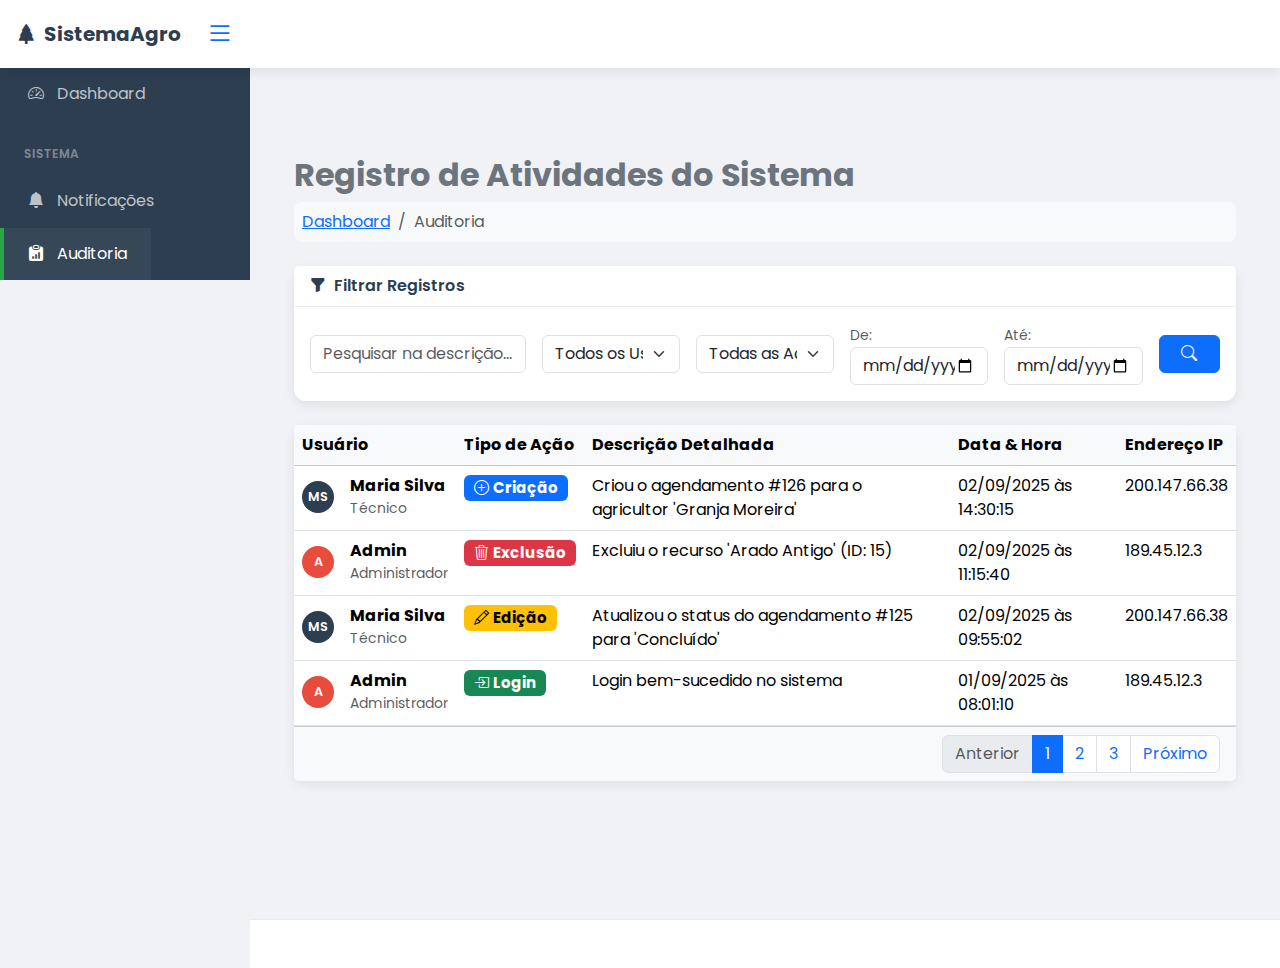
<file: sistemaagrofrontend/auditoria.html>
<!DOCTYPE html>
<html lang="pt-BR">

<head>
    <meta charset="utf-8" />
    <meta name="viewport" content="width=device-width, initial-scale=1.0" />
    <title>SistemaAgro - Auditoria</title>
    <link href="https://cdn.jsdelivr.net/npm/bootstrap@5.2.3/dist/css/bootstrap.min.css" rel="stylesheet" />
    <link rel="stylesheet" href="https://cdn.jsdelivr.net/npm/bootstrap-icons@1.10.5/font/bootstrap-icons.css">
    <link rel="preconnect" href="https://fonts.googleapis.com">
    <link rel="preconnect" href="https://fonts.gstatic.com" crossorigin>
    <link href="https://fonts.googleapis.com/css2?family=Poppins:wght@300;400;500;600;700&display=swap" rel="stylesheet">

    <style>
        :root {
            --cor-primaria: #28a745; --cor-secundaria: #2c3e50; --cor-fundo: #f0f2f5;
            --cor-texto: #343a40; --cor-texto-claro: #6c757d; --raio-borda: 0.75rem;
            --sombra-padrao: 0 4px 12px rgba(0, 0, 0, 0.08); --sidenav-width: 250px;
        }
        body { background-color: var(--cor-fundo); font-family: 'Poppins', sans-serif; }
        
        /* Layout Sidenav */
        #layoutSidenav { display: flex; }
        #layoutSidenav_nav { width: var(--sidenav-width); flex-shrink: 0; }
        #layoutSidenav_content { flex-grow: 1; min-width: 0; display: flex; flex-direction: column; min-height: 100vh;}
        .sb-nav-fixed #layoutSidenav_content { padding-top: 56px; }
        @media (min-width: 992px) {
            .sb-sidenav-toggled #layoutSidenav_nav { display: none; }
            .sb-sidenav-toggled #layoutSidenav_content { margin-left: calc(-1 * var(--sidenav-width));}
        }
        
        .sb-topnav { background-color: #fff; box-shadow: var(--sombra-padrao); z-index: 1039; }
        .sb-sidenav-dark { background-color: var(--cor-secundaria); }
        .sb-sidenav-dark .nav-link { color: rgba(255, 255, 255, 0.7); border-left: 4px solid transparent; transition: all 0.2s ease; padding: 0.9rem 1.5rem;}
        .sb-sidenav-dark .nav-link.active { color: #fff; background: rgba(255,255,255,0.05); border-left-color: var(--cor-primaria); }
        .sb-sidenav-dark .nav-link:hover { color: #fff; background: rgba(255,255,255,0.1); }
        .sb-sidenav-dark .sb-sidenav-menu-heading { color: rgba(255, 255, 255, 0.4); font-size: 0.75rem; font-weight: 600; text-transform: uppercase; padding: 1.5rem 1.5rem 0.75rem;}
        .sb-sidenav-dark .nav .nav-link .bi { margin-right: 0.8rem; }
        
        main { flex-grow: 1; padding: 2rem; }
        .card { border: none; border-radius: var(--raio-borda); box-shadow: var(--sombra-padrao); margin-bottom: 1.5rem; }
        .card-header { background-color: #fff; font-weight: 600; color: var(--cor-secundaria); border-bottom: 1px solid #eef0f2; }
        .footer { background-color: #ffffff; color: var(--cor-texto-claro); padding: 1.5rem; border-top: 1px solid #e9ecef; }

        .table .avatar-initials {
            width: 32px; height: 32px; border-radius: 50%; background-color: var(--cor-secundaria);
            color: #fff; display: inline-flex; align-items: center; justify-content: center;
            font-size: 0.8rem; font-weight: 600;
        }
    </style>
</head>

<body class="sb-nav-fixed">
    <nav class="sb-topnav navbar navbar-expand navbar-light">
        <a class="navbar-brand ps-3 fw-bold" href="index.html" style="color: var(--cor-secundaria);"><i class="bi bi-tree-fill me-2"></i>SistemaAgro</a>
        <button class="btn btn-link btn-sm order-1 order-lg-0 me-4 me-lg-0" id="sidebarToggle" href="#!"><i class="bi bi-list fs-3"></i></button>
    </nav>

    <div id="layoutSidenav">
        <div id="layoutSidenav_nav">
            <nav class="sb-sidenav accordion sb-sidenav-dark" id="sidenavAccordion">
                <div class="sb-sidenav-menu">
                    <div class="nav">
                         <a class="nav-link" href="index.html"><i class="bi bi-speedometer2"></i>Dashboard</a>
                         <div class="sb-sidenav-menu-heading">Sistema</div>
                         <a class="nav-link" href="notificacoes.html"><i class="bi bi-bell-fill"></i>Notificações</a>
                         <a class="nav-link active" href="auditoria.html"><i class="bi bi-clipboard-data-fill"></i>Auditoria</a>
                    </div>
                </div>
            </nav>
        </div>
        <div id="layoutSidenav_content">
            <main>
                <div class="container-fluid">
                    <h1 class="h2 text-secondary fw-bold">Registro de Atividades do Sistema</h1>
                    <ol class="breadcrumb mt-2 mb-4 bg-light p-2 rounded-3">
                        <li class="breadcrumb-item"><a href="index.html">Dashboard</a></li>
                        <li class="breadcrumb-item active">Auditoria</li>
                    </ol>

                    <div class="card mb-4">
                        <div class="card-header"><i class="bi bi-funnel-fill me-2"></i>Filtrar Registros</div>
                        <div class="card-body">
                            <form class="row g-3 align-items-center">
                                <div class="col-xl-3 col-lg-6"><input type="text" class="form-control" placeholder="Pesquisar na descrição..."></div>
                                <div class="col-xl-2 col-lg-6"><select class="form-select"><option selected>Todos os Usuários</option><option>Admin</option><option>Maria Silva (Técnico)</option></select></div>
                                <div class="col-xl-2 col-lg-6"><select class="form-select"><option selected>Todas as Ações</option><option>Criação</option><option>Edição</option><option>Exclusão</option><option>Login</option></select></div>
                                <div class="col-xl-2 col-lg-6"><label class="form-label small text-muted mb-0 me-2">De:</label><input type="date" class="form-control"></div>
                                <div class="col-xl-2 col-lg-6"><label class="form-label small text-muted mb-0 me-2">Até:</label><input type="date" class="form-control"></div>
                                <div class="col-xl-1 col-lg-6 d-grid"><button type="submit" class="btn btn-primary"><i class="bi bi-search"></i></button></div>
                            </form>
                        </div>
                    </div>
                    
                    <div class="card">
                        <div class="card-body p-0">
                            <div class="table-responsive">
                                <table class="table table-hover mb-0">
                                    <thead class="table-light">
                                        <tr>
                                            <th>Usuário</th>
                                            <th>Tipo de Ação</th>
                                            <th>Descrição Detalhada</th>
                                            <th>Data & Hora</th>
                                            <th>Endereço IP</th>
                                        </tr>
                                    </thead>
                                    <tbody>
                                        <tr>
                                            <td>
                                                <div class="d-flex align-items-center">
                                                    <div class="avatar-initials me-3">MS</div>
                                                    <div>
                                                        <div class="fw-bold">Maria Silva</div>
                                                        <div class="text-muted small">Técnico</div>
                                                    </div>
                                                </div>
                                            </td>
                                            <td><h5><span class="badge text-bg-primary"><i class="bi bi-plus-circle me-1"></i>Criação</span></h5></td>
                                            <td>Criou o agendamento #126 para o agricultor 'Granja Moreira'</td>
                                            <td>02/09/2025 às 14:30:15</td>
                                            <td>200.147.66.38</td>
                                        </tr>
                                         <tr>
                                            <td>
                                                 <div class="d-flex align-items-center">
                                                    <div class="avatar-initials me-3" style="background-color: #e74c3c;">A</div>
                                                    <div>
                                                        <div class="fw-bold">Admin</div>
                                                        <div class="text-muted small">Administrador</div>
                                                    </div>
                                                </div>
                                            </td>
                                            <td><h5><span class="badge text-bg-danger"><i class="bi bi-trash3 me-1"></i>Exclusão</span></h5></td>
                                            <td>Excluiu o recurso 'Arado Antigo' (ID: 15)</td>
                                            <td>02/09/2025 às 11:15:40</td>
                                            <td>189.45.12.3</td>
                                        </tr>
                                        <tr>
                                            <td>
                                                <div class="d-flex align-items-center">
                                                    <div class="avatar-initials me-3">MS</div>
                                                    <div>
                                                        <div class="fw-bold">Maria Silva</div>
                                                        <div class="text-muted small">Técnico</div>
                                                    </div>
                                                </div>
                                            </td>
                                            <td><h5><span class="badge text-bg-warning"><i class="bi bi-pencil me-1"></i>Edição</span></h5></td>
                                            <td>Atualizou o status do agendamento #125 para 'Concluído'</td>
                                            <td>02/09/2025 às 09:55:02</td>
                                            <td>200.147.66.38</td>
                                        </tr>
                                        <tr>
                                            <td>
                                                 <div class="d-flex align-items-center">
                                                    <div class="avatar-initials me-3" style="background-color: #e74c3c;">A</div>
                                                    <div>
                                                        <div class="fw-bold">Admin</div>
                                                        <div class="text-muted small">Administrador</div>
                                                    </div>
                                                </div>
                                            </td>
                                            <td><h5><span class="badge text-bg-success"><i class="bi bi-box-arrow-in-right me-1"></i>Login</span></h5></td>
                                            <td>Login bem-sucedido no sistema</td>
                                            <td>01/09/2025 às 08:01:10</td>
                                            <td>189.45.12.3</td>
                                        </tr>
                                    </tbody>
                                </table>
                            </div>
                        </div>
                        <div class="card-footer bg-light">
                            <nav class="d-flex justify-content-end">
                                <ul class="pagination mb-0">
                                    <li class="page-item disabled"><a class="page-link" href="#">Anterior</a></li>
                                    <li class="page-item active"><a class="page-link" href="#">1</a></li>
                                    <li class="page-item"><a class="page-link" href="#">2</a></li>
                                    <li class="page-item"><a class="page-link" href="#">3</a></li>
                                    <li class="page-item"><a class="page-link" href="#">Próximo</a></li>
                                </ul>
                            </nav>
                        </div>
                    </div>
                </div>
            </main>
            <footer class="footer mt-auto"></footer>
        </div>
    </div>
    
    <script src="https://cdn.jsdelivr.net/npm/bootstrap@5.2.3/dist/js/bootstrap.bundle.min.js"></script>
    <script>
        // Script do Sidenav Toggle aqui
    </script>
</body>
</html>
</file>
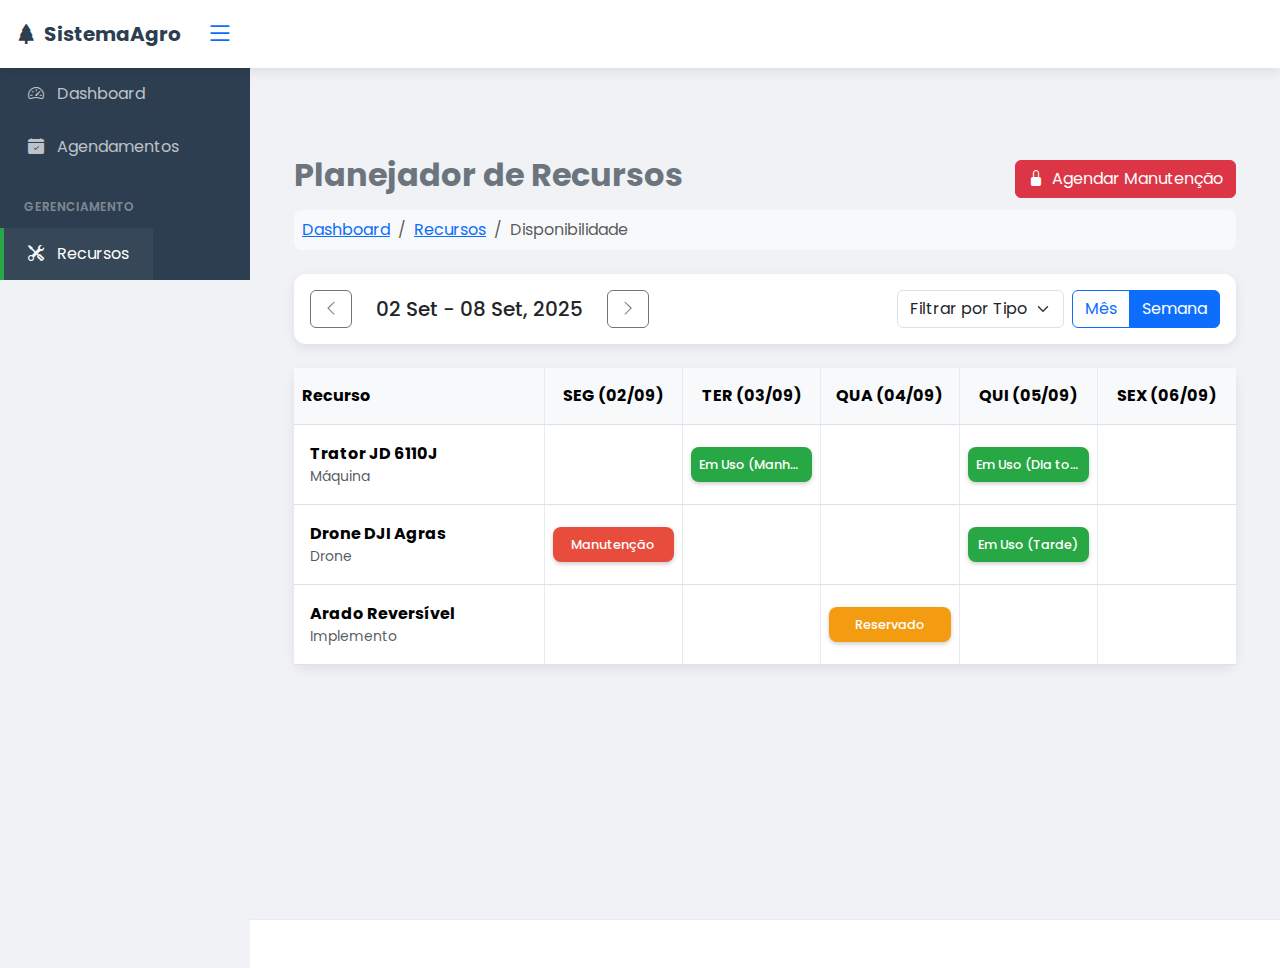
<file: sistemaagrofrontend/disponibilidadeRecurso.html>
<!DOCTYPE html>
<html lang="pt-BR">

<head>
    <meta charset="utf-8" />
    <meta name="viewport" content="width=device-width, initial-scale=1.0" />
    <title>SistemaAgro - Disponibilidade de Recursos</title>
    <link href="https://cdn.jsdelivr.net/npm/bootstrap@5.2.3/dist/css/bootstrap.min.css" rel="stylesheet" />
    <link rel="stylesheet" href="https://cdn.jsdelivr.net/npm/bootstrap-icons@1.10.5/font/bootstrap-icons.css">
    <link rel="preconnect" href="https://fonts.googleapis.com">
    <link rel="preconnect" href="https://fonts.gstatic.com" crossorigin>
    <link href="https://fonts.googleapis.com/css2?family=Poppins:wght@300;400;500;600;700&display=swap" rel="stylesheet">

    <style>
        :root {
            --cor-primaria: #28a745; --cor-secundaria: #2c3e50; --cor-fundo: #f0f2f5;
            --cor-texto: #343a40; --cor-texto-claro: #6c757d; --raio-borda: 0.75rem;
            --sombra-padrao: 0 4px 12px rgba(0, 0, 0, 0.08); --sidenav-width: 250px;
            --cor-uso: #28a745; --cor-manutencao: #e74c3c; --cor-reservado: #f39c12;
        }
        body { background-color: var(--cor-fundo); font-family: 'Poppins', sans-serif; }
        
        /* Layout Sidenav */
        #layoutSidenav { display: flex; }
        #layoutSidenav_nav { width: var(--sidenav-width); flex-shrink: 0; }
        #layoutSidenav_content { flex-grow: 1; min-width: 0; display: flex; flex-direction: column; min-height: 100vh;}
        .sb-nav-fixed #layoutSidenav_content { padding-top: 56px; }
        @media (min-width: 992px) {
            .sb-sidenav-toggled #layoutSidenav_nav { display: none; }
            .sb-sidenav-toggled #layoutSidenav_content { margin-left: calc(-1 * var(--sidenav-width));}
        }
        
        .sb-topnav { background-color: #fff; box-shadow: var(--sombra-padrao); z-index: 1039; }
        .sb-sidenav-dark { background-color: var(--cor-secundaria); }
        .sb-sidenav-dark .nav-link { color: rgba(255, 255, 255, 0.7); border-left: 4px solid transparent; transition: all 0.2s ease; padding: 0.9rem 1.5rem;}
        .sb-sidenav-dark .nav-link.active { color: #fff; background: rgba(255,255,255,0.05); border-left-color: var(--cor-primaria); }
        .sb-sidenav-dark .nav-link:hover { color: #fff; background: rgba(255,255,255,0.1); }
        .sb-sidenav-dark .sb-sidenav-menu-heading { color: rgba(255, 255, 255, 0.4); font-size: 0.75rem; font-weight: 600; text-transform: uppercase; padding: 1.5rem 1.5rem 0.75rem;}
        .sb-sidenav-dark .nav .nav-link .bi { margin-right: 0.8rem; }
        
        main { flex-grow: 1; padding: 2rem; }
        .card { border: none; border-radius: var(--raio-borda); box-shadow: var(--sombra-padrao); }
        .footer { background-color: #ffffff; color: var(--cor-texto-claro); padding: 1.5rem; border-top: 1px solid #e9ecef; }

        /* Estilos do Planejador (Timeline) */
        .timeline-table { table-layout: fixed; }
        .timeline-table th, .timeline-table td {
            vertical-align: middle;
            text-align: center;
            border-left: 1px solid #e9ecef;
        }
        .timeline-table th:first-child, .timeline-table td:first-child {
            width: 250px;
            text-align: left;
            border-left: none;
        }
        .timeline-table thead th {
            padding: 1rem 0.5rem;
            background-color: #f8f9fa;
        }
        .timeline-table td {
            height: 80px;
            padding: 0.5rem;
        }
        .resource-info img { width: 50px; height: 50px; object-fit: cover; border-radius: 0.5rem; }
        
        .event-block {
            color: #fff;
            padding: 0.5rem;
            border-radius: 0.5rem;
            font-size: 0.8rem;
            font-weight: 500;
            white-space: nowrap;
            overflow: hidden;
            text-overflow: ellipsis;
            cursor: pointer;
            box-shadow: 0 2px 4px rgba(0,0,0,0.2);
        }
        .event-uso { background-color: var(--cor-uso); }
        .event-manutencao { background-color: var(--cor-manutencao); }
        .event-reservado { background-color: var(--cor-reservado); }

    </style>
</head>

<body class="sb-nav-fixed">
    <nav class="sb-topnav navbar navbar-expand navbar-light">
        <a class="navbar-brand ps-3 fw-bold" href="index.html" style="color: var(--cor-secundaria);"><i class="bi bi-tree-fill me-2"></i>SistemaAgro</a>
        <button class="btn btn-link btn-sm order-1 order-lg-0 me-4 me-lg-0" id="sidebarToggle" href="#!"><i class="bi bi-list fs-3"></i></button>
    </nav>

    <div id="layoutSidenav">
        <div id="layoutSidenav_nav">
            <nav class="sb-sidenav accordion sb-sidenav-dark" id="sidenavAccordion">
                <div class="sb-sidenav-menu">
                    <div class="nav">
                        <a class="nav-link" href="index.html"><i class="bi bi-speedometer2"></i>Dashboard</a>
                        <a class="nav-link" href="agendamento.html"><i class="bi bi-calendar-check-fill"></i>Agendamentos</a>
                        <div class="sb-sidenav-menu-heading">Gerenciamento</div>
                        <a class="nav-link active" href="recursos.html"><i class="bi bi-tools"></i>Recursos</a>
                    </div>
                </div>
            </nav>
        </div>
        <div id="layoutSidenav_content">
            <main>
                <div class="container-fluid">
                    <div class="d-flex justify-content-between align-items-center">
                        <h1 class="h2 text-secondary fw-bold">Planejador de Recursos</h1>
                        <button class="btn btn-danger" data-bs-toggle="modal" data-bs-target="#novoBloqueioModal">
                            <i class="bi bi-lock-fill me-2"></i>Agendar Manutenção
                        </button>
                    </div>
                    <ol class="breadcrumb mt-2 mb-4 bg-light p-2 rounded-3">
                        <li class="breadcrumb-item"><a href="index.html">Dashboard</a></li>
                        <li class="breadcrumb-item"><a href="recurso.html">Recursos</a></li>
                        <li class="breadcrumb-item active">Disponibilidade</li>
                    </ol>

                    <div class="card mb-4">
                        <div class="card-body d-flex justify-content-between align-items-center">
                             <div class="d-flex align-items-center">
                                <button class="btn btn-outline-secondary"><i class="bi bi-chevron-left"></i></button>
                                <h5 class="mx-4 my-0">02 Set - 08 Set, 2025</h5>
                                <button class="btn btn-outline-secondary"><i class="bi bi-chevron-right"></i></button>
                            </div>
                            <div class="d-flex gap-2">
                                <select class="form-select w-auto">
                                    <option selected>Filtrar por Tipo</option>
                                    <option>Máquina</option>
                                    <option>Implemento</option>
                                    <option>Drone</option>
                                </select>
                                 <div class="btn-group">
                                    <button class="btn btn-outline-primary">Mês</button>
                                    <button class="btn btn-primary">Semana</button>
                                </div>
                            </div>
                        </div>
                    </div>
                    
                    <div class="card">
                        <div class="card-body p-0">
                            <div class="table-responsive">
                                <table class="table timeline-table mb-0">
                                    <thead>
                                        <tr>
                                            <th>Recurso</th>
                                            <th>SEG (02/09)</th>
                                            <th>TER (03/09)</th>
                                            <th>QUA (04/09)</th>
                                            <th>QUI (05/09)</th>
                                            <th>SEX (06/09)</th>
                                        </tr>
                                    </thead>
                                    <tbody>
                                        <tr>
                                            <td>
                                                <div class="d-flex align-items-center resource-info p-2">
                                                    
                                                    <div>
                                                        <div class="fw-bold">Trator JD 6110J</div>
                                                        <div class="text-muted small">Máquina</div>
                                                    </div>
                                                </div>
                                            </td>
                                            <td></td>
                                            <td><div class="event-block event-uso" title="Ag. #123 - Fazenda Bela Vista">Em Uso (Manhã)</div></td>
                                            <td></td>
                                            <td><div class="event-block event-uso" title="Ag. #125 - Sítio São João">Em Uso (Dia todo)</div></td>
                                            <td></td>
                                        </tr>
                                        <tr>
                                            <td>
                                                 <div class="d-flex align-items-center resource-info p-2">
                                                    
                                                    <div>
                                                        <div class="fw-bold">Drone DJI Agras</div>
                                                        <div class="text-muted small">Drone</div>
                                                    </div>
                                                </div>
                                            </td>
                                            <td><div class="event-block event-manutencao" title="Troca de Bateria">Manutenção</div></td>
                                            <td></td>
                                            <td></td>
                                            <td><div class="event-block event-uso" title="Ag. #126 - Granja Moreira">Em Uso (Tarde)</div></td>
                                            <td></td>
                                        </tr>
                                        <tr>
                                            <td>
                                                 <div class="d-flex align-items-center resource-info p-2">
                                                    
                                                    <div>
                                                        <div class="fw-bold">Arado Reversível</div>
                                                        <div class="text-muted small">Implemento</div>
                                                    </div>
                                                </div>
                                            </td>
                                            <td></td>
                                            <td></td>
                                            <td><div class="event-block event-reservado" title="Reservado para Carlos Pereira">Reservado</div></td>
                                            <td></td>
                                            <td></td>
                                        </tr>
                                    </tbody>
                                </table>
                            </div>
                        </div>
                    </div>
                </div>
            </main>
            <footer class="footer mt-auto"></footer>
        </div>
    </div>

    <div class="modal fade" id="novoBloqueioModal" tabindex="-1" aria-hidden="true">
        <div class="modal-dialog modal-lg modal-dialog-centered">
            <div class="modal-content" style="border-radius: var(--raio-borda);">
                <div class="modal-header">
                    <h5 class="modal-title"><i class="bi bi-calendar-x-fill me-2"></i>Agendar Manutenção / Bloqueio</h5>
                    <button type="button" class="btn-close" data-bs-dismiss="modal"></button>
                </div>
                <div class="modal-body">
                    <form>
                        <div class="row">
                            <div class="col-md-12 mb-3"><label class="form-label">Recurso</label><select class="form-select" required><option selected disabled value="">Selecione um recurso...</option><option>Trator JD 6110J</option><option>Drone DJI Agras</option><option>Arado Reversível</option></select></div>
                            <div class="col-md-6 mb-3"><label class="form-label">Data de Início</label><input type="date" class="form-control" required></div>
                            <div class="col-md-6 mb-3"><label class="form-label">Data de Fim</label><input type="date" class="form-control" required></div>
                            <div class="col-md-12 mb-3"><label class="form-label">Motivo</label><select class="form-select" required><option>Manutenção Preventiva</option><option>Manutenção Corretiva</option><option>Bloqueio Administrativo</option></select></div>
                            <div class="col-md-12 mb-3"><label class="form-label">Observações</label><textarea class="form-control" rows="3"></textarea></div>
                        </div>
                    </form>
                </div>
                <div class="modal-footer">
                    <button type="button" class="btn btn-secondary" data-bs-dismiss="modal">Cancelar</button>
                    <button type="submit" class="btn btn-danger"><i class="bi bi-check-circle-fill me-2"></i>Salvar Bloqueio</button>
                </div>
            </div>
        </div>
    </div>

    <script src="https://cdn.jsdelivr.net/npm/bootstrap@5.2.3/dist/js/bootstrap.bundle.min.js"></script>
    <script>
        // Script do Sidenav Toggle aqui
    </script>
</body>
</html>
</file>
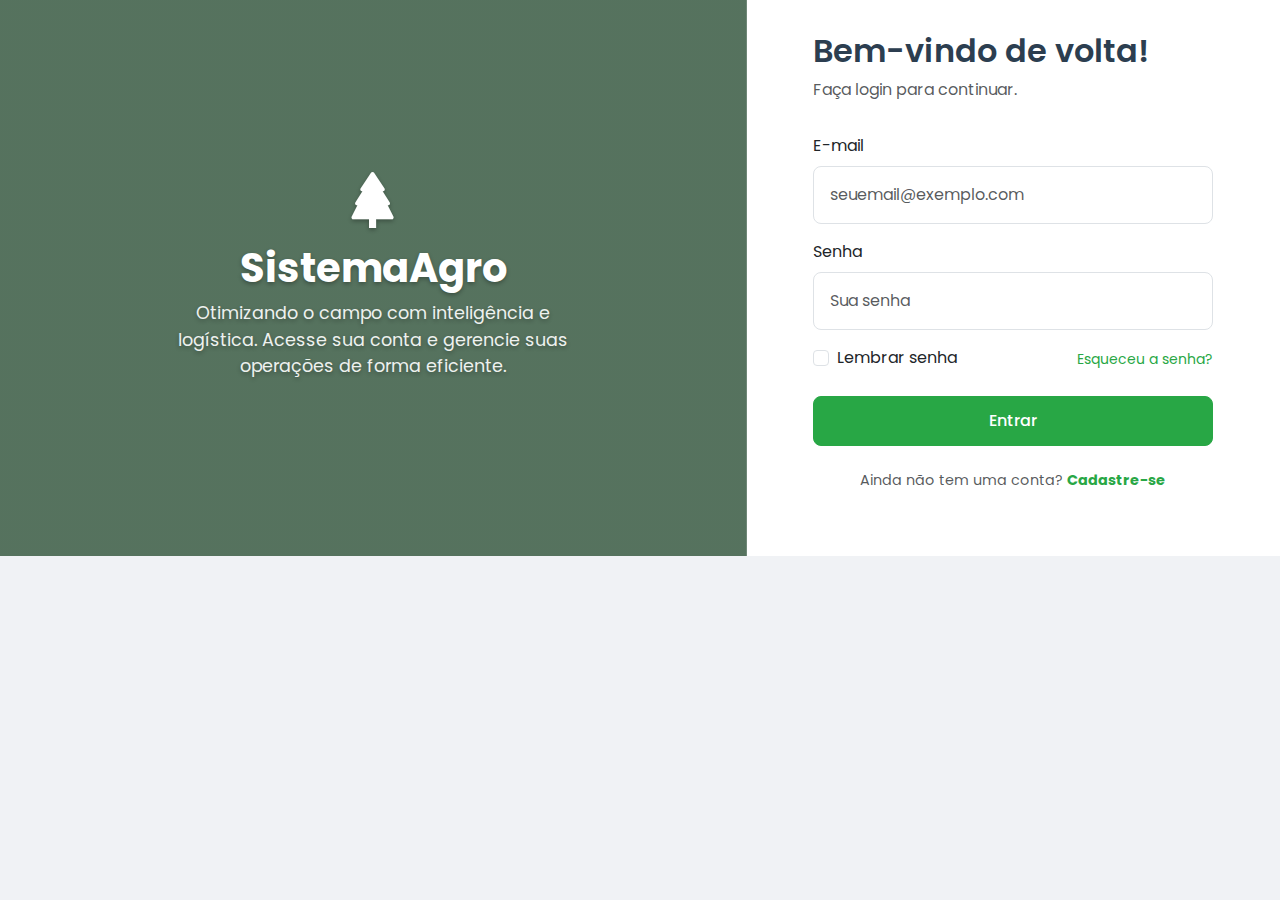
<file: sistemaagrofrontend/login.html>
<!DOCTYPE html>
<html lang="pt-BR">

<head>
    <meta charset="utf-8" />
    <meta name="viewport" content="width=device-width, initial-scale=1.0" />
    <title>Login - SistemaAgro</title>
    <link href="https://cdn.jsdelivr.net/npm/bootstrap@5.2.3/dist/css/bootstrap.min.css" rel="stylesheet" />
    <link rel="stylesheet" href="https://cdn.jsdelivr.net/npm/bootstrap-icons@1.10.5/font/bootstrap-icons.css">
    <link rel="preconnect" href="https://fonts.googleapis.com">
    <link rel="preconnect" href="https://fonts.gstatic.com" crossorigin>
    <link href="https://fonts.googleapis.com/css2?family=Poppins:wght@300;400;500;600;700&display=swap" rel="stylesheet">
    <style>
        body {
            font-family: 'Poppins', sans-serif;
            background-color: #f0f2f5;
        }

        .login-container {
            min-height: 100vh;
        }

        /* --- Painel Visual (Esquerda) --- */
        .login-visual-side {
            background: linear-gradient(rgba(20, 60, 30, 0.7), rgba(20, 60, 30, 0.7)), url('https://images.unsplash.com/photo-1621926959981-28243c3fa2df');
            background-size: cover;
            background-position: center;
            color: #ffffff;
            display: flex;
            flex-direction: column;
            align-items: center;      /* Centraliza horizontalmente */
            justify-content: center;  /* Centraliza verticalmente */
            padding: 4rem;
            text-align: center;         /* Centraliza o texto */
            text-shadow: 0 2px 4px rgba(0,0,0,0.3);
        }

        .login-visual-side .logo-icon .bi {
            font-size: 3.5rem;
            margin-bottom: 1rem;
        }

        .login-visual-side h1 {
            font-weight: 700;
            font-size: 2.5rem;
        }

        .login-visual-side p {
            font-size: 1.1rem;
            opacity: 0.9;
            max-width: 400px;
        }

        /* --- Painel do Formulário (Direita) --- */
        .login-form-side {
            display: flex;
            align-items: center;
            justify-content: center;
            background-color: #ffffff;
            padding: 2rem;
        }

        .login-form {
            width: 100%;
            max-width: 400px;
        }

        .login-form h2 {
            font-weight: 600;
            color: #2c3e50; /* Azul Escuro */
            margin-bottom: 0.5rem;
        }

        .login-form .text-muted {
            margin-bottom: 2rem;
        }

        .form-control {
            border-radius: 0.5rem;
            padding: 1rem;
        }
        
        .form-control:focus {
            border-color: #28a745;
            box-shadow: 0 0 0 0.2rem rgba(40, 167, 69, 0.25);
        }
        
        .form-check-input:checked {
            background-color: #28a745;
            border-color: #28a745;
        }

        .btn-login {
            background-color: #28a745;
            border-color: #28a745;
            color: white;
            padding: 0.75rem;
            font-weight: 500;
            border-radius: 0.5rem;
            transition: all 0.2s ease;
        }

        .btn-login:hover {
            background-color: #218838;
            border-color: #1e7e34;
            transform: translateY(-2px);
            color: white;
        }

        .footer-text {
            font-size: 0.9rem;
        }
        
        @media (max-width: 991.98px) {
            .login-visual-side {
                min-height: 350px;
                padding: 2rem;
            }
            .login-form-side {
                padding: 2rem 1.5rem;
            }
        }
    </style>
</head>

<body>
    <div class="container-fluid login-container g-0">
        <div class="row g-0">

            <div class="col-lg-7 d-none d-lg-flex login-visual-side">
                <div>
                    <div class="logo-icon">
                        <i class="bi bi-tree-fill"></i>
                    </div>
                    <h1>SistemaAgro</h1>
                    <p>Otimizando o campo com inteligência e logística. Acesse sua conta e gerencie suas operações de forma eficiente.</p>
                </div>
            </div>

            <div class="col-lg-5 col-12 login-form-side">
                <div class="login-form">
                    <h2>Bem-vindo de volta!</h2>
                    <p class="text-muted">Faça login para continuar.</p>

                    <form>
                        <div class="mb-3">
                            <label for="inputEmail" class="form-label">E-mail</label>
                            <input class="form-control" id="inputEmail" type="email" placeholder="seuemail@exemplo.com" required />
                        </div>

                        <div class="mb-3">
                            <label for="inputPassword" class="form-label">Senha</label>
                            <input class="form-control" id="inputPassword" type="password" placeholder="Sua senha" required />
                        </div>

                        <div class="d-flex justify-content-between align-items-center mb-4">
                            <div class="form-check">
                                <input class="form-check-input" id="inputRememberPassword" type="checkbox" value="" />
                                <label class="form-check-label" for="inputRememberPassword">Lembrar senha</label>
                            </div>
                            <a class="small text-decoration-none" href="password.html" style="color: #28a745;">Esqueceu a senha?</a>
                        </div>
                        
                        <div class="d-grid">
                            <button class="btn btn-login" type="submit">Entrar</button>
                        </div>
                    </form>

                    <div class="text-center mt-4 footer-text">
                        <p class="text-muted">Ainda não tem uma conta? <a href="register.html" class="fw-bold text-decoration-none" style="color: #28a745;">Cadastre-se</a></p>
                    </div>
                </div>
            </div>
        </div>
    </div>

    <script src="https://cdn.jsdelivr.net/npm/bootstrap@5.2.3/dist/js/bootstrap.bundle.min.js"></script>
</body>
</html>
</file>
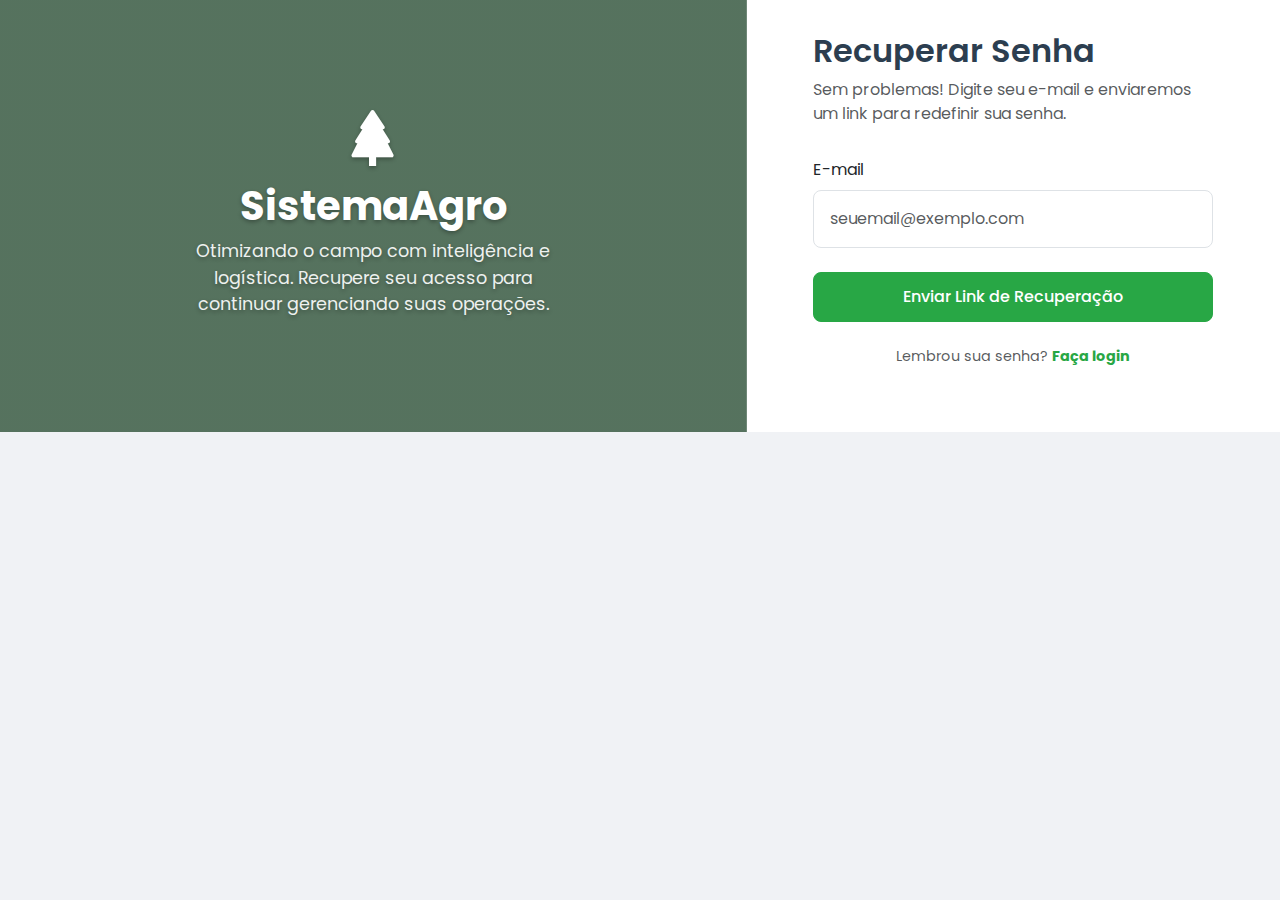
<file: sistemaagrofrontend/password.html>
<!DOCTYPE html>
<html lang="pt-BR">

<head>
    <meta charset="utf-8" />
    <meta name="viewport" content="width=device-width, initial-scale=1.0" />
    <title>SistemaAgro - Recuperação de Senha</title>
    <link href="https://cdn.jsdelivr.net/npm/bootstrap@5.2.3/dist/css/bootstrap.min.css" rel="stylesheet" />
    <link rel="stylesheet" href="https://cdn.jsdelivr.net/npm/bootstrap-icons@1.10.5/font/bootstrap-icons.css">
    <link rel="preconnect" href="https://fonts.googleapis.com">
    <link rel="preconnect" href="https://fonts.gstatic.com" crossorigin>
    <link href="https://fonts.googleapis.com/css2?family=Poppins:wght@300;400;500;600;700&display=swap" rel="stylesheet">
    <style>
        body {
            font-family: 'Poppins', sans-serif;
            background-color: #f0f2f5;
        }

        .auth-container {
            min-height: 100vh;
        }

        /* --- Painel Visual (Esquerda) --- */
        .auth-visual-side {
            background: linear-gradient(rgba(20, 60, 30, 0.7), rgba(20, 60, 30, 0.7)), url('https://images.unsplash.com/photo-1621926959981-28243c3fa2df');
            background-size: cover;
            background-position: center;
            color: #ffffff;
            display: flex;
            flex-direction: column;
            align-items: center;
            justify-content: center;
            padding: 4rem;
            text-align: center;
            text-shadow: 0 2px 4px rgba(0,0,0,0.3);
        }
        .auth-visual-side .logo-icon .bi { font-size: 3.5rem; margin-bottom: 1rem; }
        .auth-visual-side h1 { font-weight: 700; font-size: 2.5rem; }
        .auth-visual-side p { font-size: 1.1rem; opacity: 0.9; max-width: 400px; }

        /* --- Painel do Formulário (Direita) --- */
        .auth-form-side {
            display: flex;
            align-items: center;
            justify-content: center;
            background-color: #ffffff;
            padding: 2rem;
        }

        .auth-form { width: 100%; max-width: 400px; }
        .auth-form h2 { font-weight: 600; color: #2c3e50; margin-bottom: 0.5rem; }
        .auth-form .text-muted { margin-bottom: 2rem; }

        .form-control { border-radius: 0.5rem; padding: 1rem; }
        .form-control:focus { border-color: #28a745; box-shadow: 0 0 0 0.2rem rgba(40, 167, 69, 0.25); }
        
        .btn-submit {
            background-color: #28a745; border-color: #28a745; color: white;
            padding: 0.75rem; font-weight: 500; border-radius: 0.5rem; transition: all 0.2s ease;
        }
        .btn-submit:hover { background-color: #218838; border-color: #1e7e34; transform: translateY(-2px); color: white; }
        
        .footer-text { font-size: 0.9rem; }
        
        @media (max-width: 991.98px) {
            .auth-visual-side { min-height: 350px; }
        }
    </style>
</head>

<body>
    <div class="container-fluid auth-container g-0">
        <div class="row g-0">

            <div class="col-lg-7 d-none d-lg-flex auth-visual-side">
                <div>
                    <div class="logo-icon"><i class="bi bi-tree-fill"></i></div>
                    <h1>SistemaAgro</h1>
                    <p>Otimizando o campo com inteligência e logística. Recupere seu acesso para continuar gerenciando suas operações.</p>
                </div>
            </div>

            <div class="col-lg-5 col-12 auth-form-side">
                <div class="auth-form">
                    <h2>Recuperar Senha</h2>
                    <p class="text-muted">Sem problemas! Digite seu e-mail e enviaremos um link para redefinir sua senha.</p>

                    <form>
                        <div class="mb-3">
                            <label for="inputEmail" class="form-label">E-mail</label>
                            <input class="form-control" id="inputEmail" type="email" placeholder="seuemail@exemplo.com" required />
                        </div>
                        
                        <div class="d-grid mt-4">
                            <button class="btn btn-submit" type="submit">Enviar Link de Recuperação</button>
                        </div>
                    </form>

                    <div class="text-center mt-4 footer-text">
                        <p class="text-muted">Lembrou sua senha? <a href="login.html" class="fw-bold text-decoration-none" style="color: #28a745;">Faça login</a></p>
                    </div>
                </div>
            </div>
        </div>
    </div>

    <script src="https://cdn.jsdelivr.net/npm/bootstrap@5.2.3/dist/js/bootstrap.bundle.min.js"></script>
</body>
</html>
</file>
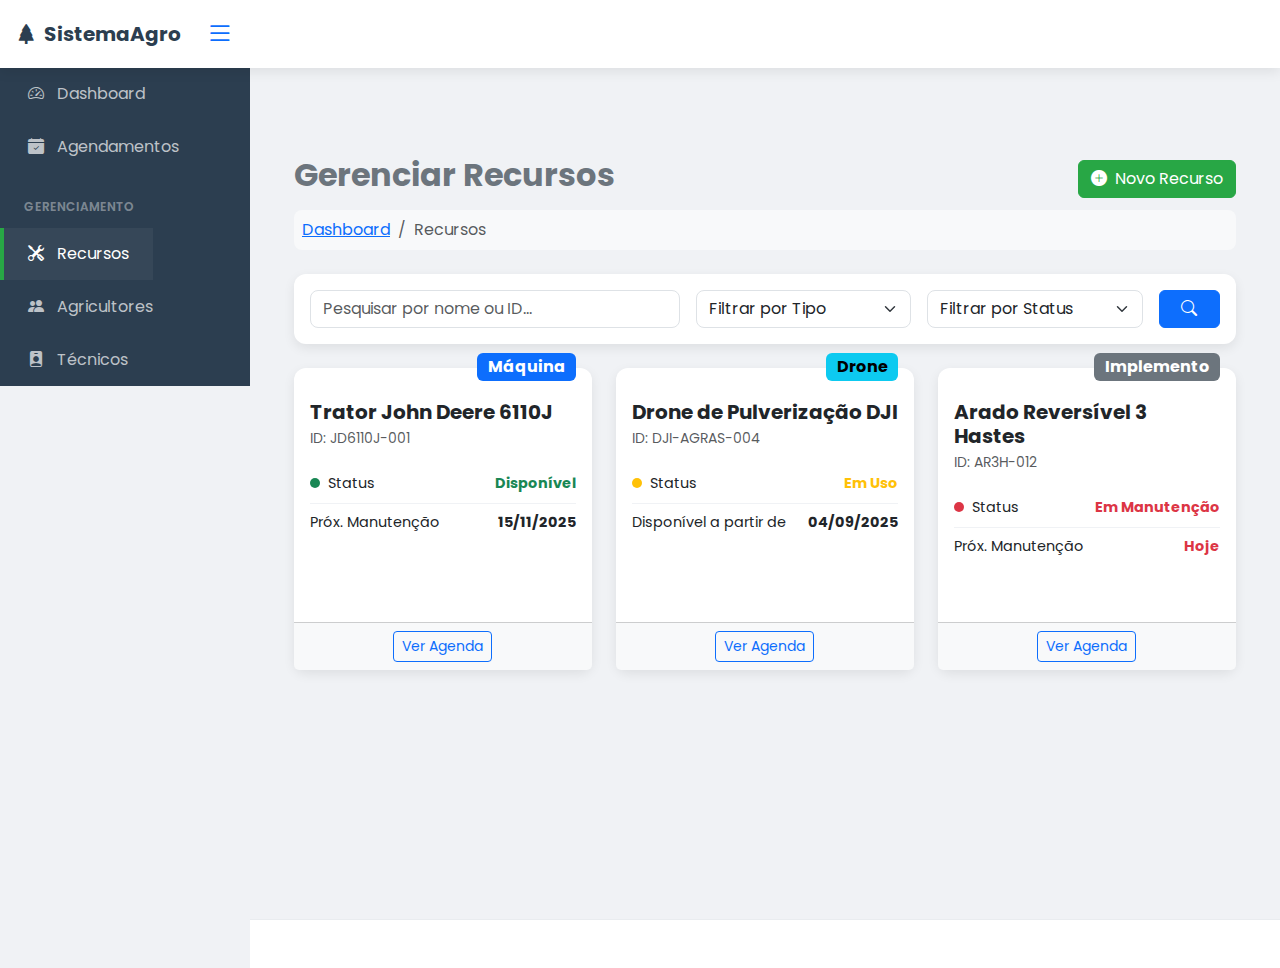
<file: sistemaagrofrontend/recurso.html>
<!DOCTYPE html>
<html lang="pt-BR">

<head>
    <meta charset="utf-8" />
    <meta name="viewport" content="width=device-width, initial-scale=1.0" />
    <title>SistemaAgro - Recursos</title>
    <link href="https://cdn.jsdelivr.net/npm/bootstrap@5.2.3/dist/css/bootstrap.min.css" rel="stylesheet" />
    <link rel="stylesheet" href="https://cdn.jsdelivr.net/npm/bootstrap-icons@1.10.5/font/bootstrap-icons.css">
    <link rel="preconnect" href="https://fonts.googleapis.com">
    <link rel="preconnect" href="https://fonts.gstatic.com" crossorigin>
    <link href="https://fonts.googleapis.com/css2?family=Poppins:wght@300;400;500;600;700&display=swap" rel="stylesheet">

    <style>
        :root {
            --cor-primaria: #28a745; --cor-secundaria: #2c3e50; --cor-fundo: #f0f2f5;
            --cor-texto: #343a40; --cor-texto-claro: #6c757d; --raio-borda: 0.75rem;
            --sombra-padrao: 0 4px 12px rgba(0, 0, 0, 0.08); --sidenav-width: 250px;
        }
        body { background-color: var(--cor-fundo); font-family: 'Poppins', sans-serif; }
        
        /* Layout Sidenav */
        #layoutSidenav { display: flex; }
        #layoutSidenav_nav { width: var(--sidenav-width); flex-shrink: 0; }
        #layoutSidenav_content { flex-grow: 1; min-width: 0; display: flex; flex-direction: column; min-height: 100vh;}
        .sb-nav-fixed #layoutSidenav_content { padding-top: 56px; }
        @media (min-width: 992px) {
            .sb-sidenav-toggled #layoutSidenav_nav { display: none; }
            .sb-sidenav-toggled #layoutSidenav_content { margin-left: calc(-1 * var(--sidenav-width));}
        }
        
        .sb-topnav { background-color: #fff; box-shadow: var(--sombra-padrao); z-index: 1039; }
        .sb-sidenav-dark { background-color: var(--cor-secundaria); }
        .sb-sidenav-dark .nav-link { color: rgba(255, 255, 255, 0.7); border-left: 4px solid transparent; transition: all 0.2s ease; padding: 0.9rem 1.5rem;}
        .sb-sidenav-dark .nav-link.active { color: #fff; background: rgba(255,255,255,0.05); border-left-color: var(--cor-primaria); }
        .sb-sidenav-dark .nav-link:hover { color: #fff; background: rgba(255,255,255,0.1); }
        .sb-sidenav-dark .sb-sidenav-menu-heading { color: rgba(255, 255, 255, 0.4); font-size: 0.75rem; font-weight: 600; text-transform: uppercase; padding: 1.5rem 1.5rem 0.75rem;}
        .sb-sidenav-dark .nav .nav-link .bi { margin-right: 0.8rem; }
        
        main { flex-grow: 1; padding: 2rem; }
        .card { border: none; border-radius: var(--raio-borda); box-shadow: var(--sombra-padrao); margin-bottom: 1.5rem; transition: all 0.2s ease; }
        .card:hover { transform: translateY(-5px); box-shadow: 0 8px 20px rgba(0,0,0,0.1); }
        .card-header { background-color: #fff; font-weight: 600; color: var(--cor-secundaria); border-bottom: 1px solid #eef0f2; }
        .form-control, .form-select { border-radius: 0.5rem; }
        .form-control:focus, .form-select:focus { border-color: var(--cor-primaria); box-shadow: 0 0 0 0.2rem rgba(40, 167, 69, 0.25); }
        .btn-success { background-color: var(--cor-primaria); border-color: var(--cor-primaria); }
        .btn-success:hover { background-color: #218838; border-color: #1e7e34; }
        .footer { background-color: #ffffff; color: var(--cor-texto-claro); padding: 1.5rem; border-top: 1px solid #e9ecef; }

        /* Estilos para os Cards de Recurso */
        .resource-card .card-img-top {
            height: 180px;
            object-fit: cover;
            border-top-left-radius: var(--raio-borda);
            border-top-right-radius: var(--raio-borda);
        }
        .resource-card .card-body {
            position: relative;
        }
        .resource-card .badge {
            position: absolute;
            top: -15px;
            right: 1rem;
        }
        .details-list { list-style: none; padding-left: 0; font-size: 0.9rem; }
        .details-list li { display: flex; justify-content: space-between; padding: 0.5rem 0; border-bottom: 1px solid #f0f2f5; }
        .details-list li:last-child { border-bottom: none; }
        .status-dot { width: 10px; height: 10px; border-radius: 50%; display: inline-block; margin-right: 0.5rem; }
    </style>
</head>

<body class="sb-nav-fixed">
    <nav class="sb-topnav navbar navbar-expand navbar-light">
        <a class="navbar-brand ps-3 fw-bold" href="index.html" style="color: var(--cor-secundaria);"><i class="bi bi-tree-fill me-2"></i>SistemaAgro</a>
        <button class="btn btn-link btn-sm order-1 order-lg-0 me-4 me-lg-0" id="sidebarToggle" href="#!"><i class="bi bi-list fs-3"></i></button>
    </nav>

    <div id="layoutSidenav">
        <div id="layoutSidenav_nav">
            <nav class="sb-sidenav accordion sb-sidenav-dark" id="sidenavAccordion">
                <div class="sb-sidenav-menu">
                    <div class="nav">
                         <a class="nav-link" href="index.html"><i class="bi bi-speedometer2"></i>Dashboard</a>
                         <a class="nav-link" href="agendamento.html"><i class="bi bi-calendar-check-fill"></i>Agendamentos</a>
                         <div class="sb-sidenav-menu-heading">Gerenciamento</div>
                         <a class="nav-link active" href="recursos.html"><i class="bi bi-tools"></i>Recursos</a>
                         <a class="nav-link" href="agricultores.html"><i class="bi bi-people-fill"></i>Agricultores</a>
                         <a class="nav-link" href="tecnicos.html"><i class="bi bi-person-badge-fill"></i>Técnicos</a>
                    </div>
                </div>
            </nav>
        </div>
        <div id="layoutSidenav_content">
            <main>
                <div class="container-fluid">
                    <div class="d-flex justify-content-between align-items-center">
                        <h1 class="h2 text-secondary fw-bold">Gerenciar Recursos</h1>
                        <button class="btn btn-success" data-bs-toggle="modal" data-bs-target="#novoRecursoModal">
                            <i class="bi bi-plus-circle-fill me-2"></i>Novo Recurso
                        </button>
                    </div>
                    <ol class="breadcrumb mt-2 mb-4 bg-light p-2 rounded-3">
                        <li class="breadcrumb-item"><a href="index.html">Dashboard</a></li>
                        <li class="breadcrumb-item active">Recursos</li>
                    </ol>

                    <div class="card mb-4">
                        <div class="card-body">
                            <form class="row g-3 align-items-center">
                                <div class="col-lg-5"><input type="text" class="form-control" placeholder="Pesquisar por nome ou ID..."></div>
                                <div class="col-lg-3">
                                    <select class="form-select">
                                        <option selected>Filtrar por Tipo</option>
                                        <option>Máquina</option>
                                        <option>Implemento</option>
                                        <option>Veículo</option>
                                        <option>Drone</option>
                                    </select>
                                </div>
                                <div class="col-lg-3">
                                    <select class="form-select">
                                        <option selected>Filtrar por Status</option>
                                        <option>Disponível</option>
                                        <option>Em Uso</option>
                                        <option>Em Manutenção</option>
                                    </select>
                                </div>
                                <div class="col-lg-1 d-grid"><button type="submit" class="btn btn-primary"><i class="bi bi-search"></i></button></div>
                            </form>
                        </div>
                    </div>
                    
                    <div class="row row-cols-1 row-cols-md-2 row-cols-xl-3 g-4">
                        <div class="col">
                            <div class="card resource-card h-100">
                               
                                <div class="card-body">
                                    <span class="badge text-bg-primary fs-6">Máquina</span>
                                    <h5 class="card-title fw-bold mt-3 mb-1">Trator John Deere 6110J</h5>
                                    <p class="text-muted small">ID: JD6110J-001</p>
                                    <ul class="details-list">
                                        <li><span><span class="status-dot bg-success"></span>Status</span><strong class="text-success">Disponível</strong></li>
                                        <li><span>Próx. Manutenção</span><strong>15/11/2025</strong></li>
                                    </ul>
                                </div>
                                <div class="card-footer bg-light text-center"><a href="#" class="btn btn-outline-primary btn-sm">Ver Agenda</a></div>
                            </div>
                        </div>

                        <div class="col">
                            <div class="card resource-card h-100">
                                
                                <div class="card-body">
                                    <span class="badge text-bg-info fs-6">Drone</span>
                                    <h5 class="card-title fw-bold mt-3 mb-1">Drone de Pulverização DJI</h5>
                                    <p class="text-muted small">ID: DJI-AGRAS-004</p>
                                    <ul class="details-list">
                                        <li><span><span class="status-dot bg-warning"></span>Status</span><strong class="text-warning">Em Uso</strong></li>
                                        <li><span>Disponível a partir de</span><strong>04/09/2025</strong></li>
                                    </ul>
                                </div>
                                <div class="card-footer bg-light text-center"><a href="#" class="btn btn-outline-primary btn-sm">Ver Agenda</a></div>
                            </div>
                        </div>

                        <div class="col">
                            <div class="card resource-card h-100">
                               
                                <div class="card-body">
                                    <span class="badge text-bg-secondary fs-6">Implemento</span>
                                    <h5 class="card-title fw-bold mt-3 mb-1">Arado Reversível 3 Hastes</h5>
                                    <p class="text-muted small">ID: AR3H-012</p>
                                    <ul class="details-list">
                                        <li><span><span class="status-dot bg-danger"></span>Status</span><strong class="text-danger">Em Manutenção</strong></li>
                                        <li><span>Próx. Manutenção</span><strong class="text-danger">Hoje</strong></li>
                                    </ul>
                                </div>
                                <div class="card-footer bg-light text-center"><a href="#" class="btn btn-outline-primary btn-sm">Ver Agenda</a></div>
                            </div>
                        </div>
                    </div>
                </div>
            </main>
            <footer class="footer mt-auto"></footer>
        </div>
    </div>

    <div class="modal fade" id="novoRecursoModal" tabindex="-1" aria-hidden="true">
        <div class="modal-dialog modal-lg modal-dialog-centered">
            <div class="modal-content" style="border-radius: var(--raio-borda);">
                <div class="modal-header">
                    <h5 class="modal-title"><i class="bi bi-tools me-2"></i>Cadastrar Novo Recurso</h5>
                    <button type="button" class="btn-close" data-bs-dismiss="modal"></button>
                </div>
                <div class="modal-body">
                    <form>
                        <div class="row">
                            <div class="col-md-8 mb-3"><label class="form-label">Nome do Recurso</label><input type="text" class="form-control" placeholder="Ex: Trator John Deere 6110J" required></div>
                            <div class="col-md-4 mb-3"><label class="form-label">Identificador (Placa/Nº Série)</label><input type="text" class="form-control" placeholder="Ex: JD6110J-001"></div>
                            <div class="col-md-6 mb-3">
                                <label class="form-label">Tipo de Recurso</label>
                                <select class="form-select" required><option selected disabled value="">Selecione...</option><option>Máquina</option><option>Implemento</option><option>Veículo</option><option>Drone</option></select>
                            </div>
                            <div class="col-md-6 mb-3">
                                <label class="form-label">Status Inicial</label>
                                <select class="form-select" required><option>Disponível</option><option>Em Manutenção</option></select>
                            </div>
                            <div class="col-md-12 mb-3"><label class="form-label">Observações</label><textarea class="form-control" rows="3"></textarea></div>
                        </div>
                    </form>
                </div>
                <div class="modal-footer">
                    <button type="button" class="btn btn-secondary" data-bs-dismiss="modal">Cancelar</button>
                    <button type="submit" class="btn btn-success"><i class="bi bi-check-circle-fill me-2"></i>Salvar Recurso</button>
                </div>
            </div>
        </div>
    </div>

    <script src="https://cdn.jsdelivr.net/npm/bootstrap@5.2.3/dist/js/bootstrap.bundle.min.js"></script>
    <script>
        // Script do Sidenav Toggle aqui
    </script>
</body>
</html>
</file>
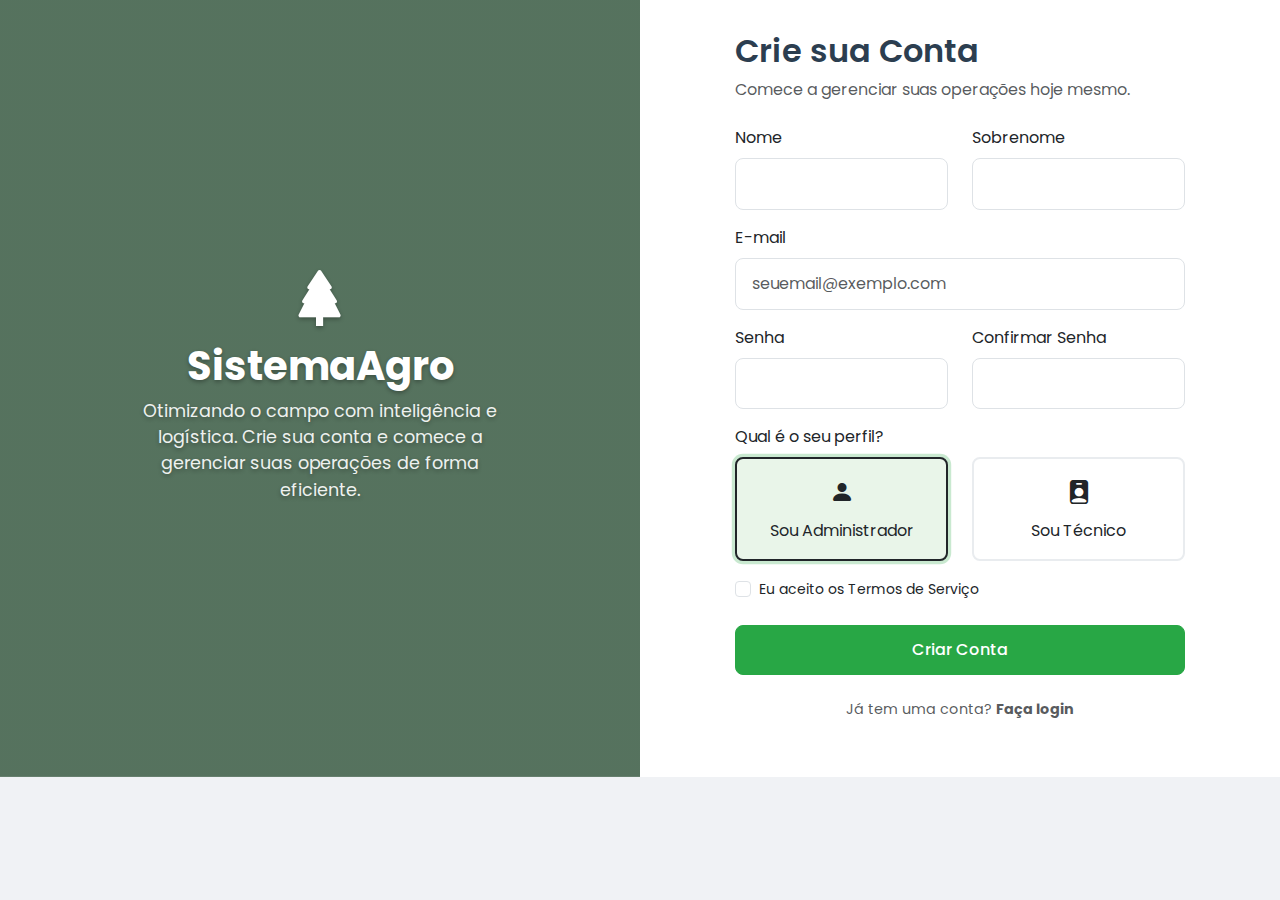
<file: sistemaagrofrontend/register.html>
<!DOCTYPE html>
<html lang="pt-BR">

<head>
    <meta charset="utf-8" />
    <meta name="viewport" content="width=device-width, initial-scale=1.0" />
    <title>SistemaAgro - Crie sua Conta</title>
    <link href="https://cdn.jsdelivr.net/npm/bootstrap@5.2.3/dist/css/bootstrap.min.css" rel="stylesheet" />
    <link rel="stylesheet" href="https://cdn.jsdelivr.net/npm/bootstrap-icons@1.10.5/font/bootstrap-icons.css">
    <link rel="preconnect" href="https://fonts.googleapis.com">
    <link rel="preconnect" href="https://fonts.gstatic.com" crossorigin>
    <link href="https://fonts.googleapis.com/css2?family=Poppins:wght@300;400;500;600;700&display=swap" rel="stylesheet">
    <style>
        body {
            font-family: 'Poppins', sans-serif;
            background-color: #f0f2f5;
        }

        .register-container {
            min-height: 100vh;
        }

        /* --- Painel Visual (Esquerda) --- */
        .register-visual-side {
            background: linear-gradient(rgba(20, 60, 30, 0.7), rgba(20, 60, 30, 0.7)), url('https://images.unsplash.com/photo-1621926959981-28243c3fa2df');
            background-size: cover;
            background-position: center;
            color: #ffffff;
            display: flex;
            flex-direction: column;
            align-items: center;
            justify-content: center;
            padding: 4rem;
            text-align: center;
            text-shadow: 0 2px 4px rgba(0,0,0,0.3);
        }
        .register-visual-side .logo-icon .bi { font-size: 3.5rem; margin-bottom: 1rem; }
        .register-visual-side h1 { font-weight: 700; font-size: 2.5rem; }
        .register-visual-side p { font-size: 1.1rem; opacity: 0.9; max-width: 400px; }

        /* --- Painel do Formulário (Direita) --- */
        .register-form-side {
            display: flex;
            align-items: center;
            justify-content: center;
            background-color: #ffffff;
            padding: 2rem;
        }

        .register-form { width: 100%; max-width: 450px; }
        .register-form h2 { font-weight: 600; color: #2c3e50; margin-bottom: 0.5rem; }
        .register-form .text-muted { margin-bottom: 1.5rem; }

        .form-control { border-radius: 0.5rem; padding: 0.8rem 1rem; }
        .form-control:focus { border-color: #28a745; box-shadow: 0 0 0 0.2rem rgba(40, 167, 69, 0.25); }
        .btn-register {
            background-color: #28a745; border-color: #28a745; color: white;
            padding: 0.75rem; font-weight: 500; border-radius: 0.5rem; transition: all 0.2s ease;
        }
        .btn-register:hover { background-color: #218838; border-color: #1e7e34; transform: translateY(-2px); color: white; }
        .footer-text { font-size: 0.9rem; }
        
        /* Estilo para seleção de perfil */
        .profile-select .form-check-input { display: none; }
        .profile-select .form-check-label {
            display: block; border: 2px solid #e9ecef; border-radius: 0.5rem;
            padding: 1rem; text-align: center; cursor: pointer; transition: all 0.2s ease;
        }
        .profile-select .form-check-label:hover { border-color: #ced4da; }
        .profile-select .form-check-input:checked + .form-check-label {
            background-color: #e9f5e9; border-color: var(--cor-primaria);
            color: var(--cor-primaria); box-shadow: 0 0 0 0.2rem rgba(40, 167, 69, 0.25);
        }
        .profile-select .bi { font-size: 1.5rem; display: block; margin-bottom: 0.5rem; }

        @media (max-width: 991.98px) {
            .register-visual-side { min-height: 350px; }
        }
    </style>
</head>

<body>
    <div class="container-fluid register-container g-0">
        <div class="row g-0">

            <div class="col-lg-6 d-none d-lg-flex register-visual-side">
                <div>
                    <div class="logo-icon"><i class="bi bi-tree-fill"></i></div>
                    <h1>SistemaAgro</h1>
                    <p>Otimizando o campo com inteligência e logística. Crie sua conta e comece a gerenciar suas operações de forma eficiente.</p>
                </div>
            </div>

            <div class="col-lg-6 col-12 register-form-side">
                <div class="register-form">
                    <h2>Crie sua Conta</h2>
                    <p class="text-muted">Comece a gerenciar suas operações hoje mesmo.</p>

                    <form>
                        <div class="row mb-3">
                            <div class="col-6"><label class="form-label">Nome</label><input class="form-control" type="text" required /></div>
                            <div class="col-6"><label class="form-label">Sobrenome</label><input class="form-control" type="text" required /></div>
                        </div>

                        <div class="mb-3">
                            <label class="form-label">E-mail</label>
                            <input class="form-control" type="email" placeholder="seuemail@exemplo.com" required />
                        </div>

                        <div class="row mb-3">
                            <div class="col-6"><label class="form-label">Senha</label><input class="form-control" type="password" required /></div>
                            <div class="col-6"><label class="form-label">Confirmar Senha</label><input class="form-control" type="password" required /></div>
                        </div>

                        <div class="mb-3 profile-select">
                            <label class="form-label">Qual é o seu perfil?</label>
                            <div class="row">
                                <div class="col-6">
                                    <input type="radio" class="form-check-input" name="profile" id="profileFarmer" value="farmer" checked>
                                    <label class="form-check-label" for="profileFarmer"><i class="bi bi-person-fill"></i>Sou Administrador</label>
                                </div>
                                <div class="col-6">
                                    <input type="radio" class="form-check-input" name="profile" id="profileTechnician" value="technician">
                                    <label class="form-check-label" for="profileTechnician"><i class="bi bi-person-badge-fill"></i>Sou Técnico</label>
                                </div>
                            </div>
                        </div>
                        
                        <div class="form-check mb-3">
                            <input class="form-check-input" type="checkbox" value="" id="acceptTerms" required>
                            <label class="form-check-label small" for="acceptTerms">
                                Eu aceito os <a href="#" class="text-decoration-none" style="color: var(--cor-primaria);">Termos de Serviço</a>
                            </label>
                        </div>
                        
                        <div class="d-grid mt-4">
                            <button class="btn btn-register" type="submit">Criar Conta</button>
                        </div>
                    </form>

                    <div class="text-center mt-4 footer-text">
                        <p class="text-muted">Já tem uma conta? <a href="login.html" class="fw-bold text-decoration-none" style="color: var(--cor-primaria);">Faça login</a></p>
                    </div>
                </div>
            </div>
        </div>
    </div>

    <script src="https://cdn.jsdelivr.net/npm/bootstrap@5.2.3/dist/js/bootstrap.bundle.min.js"></script>
</body>
</html>
</file>
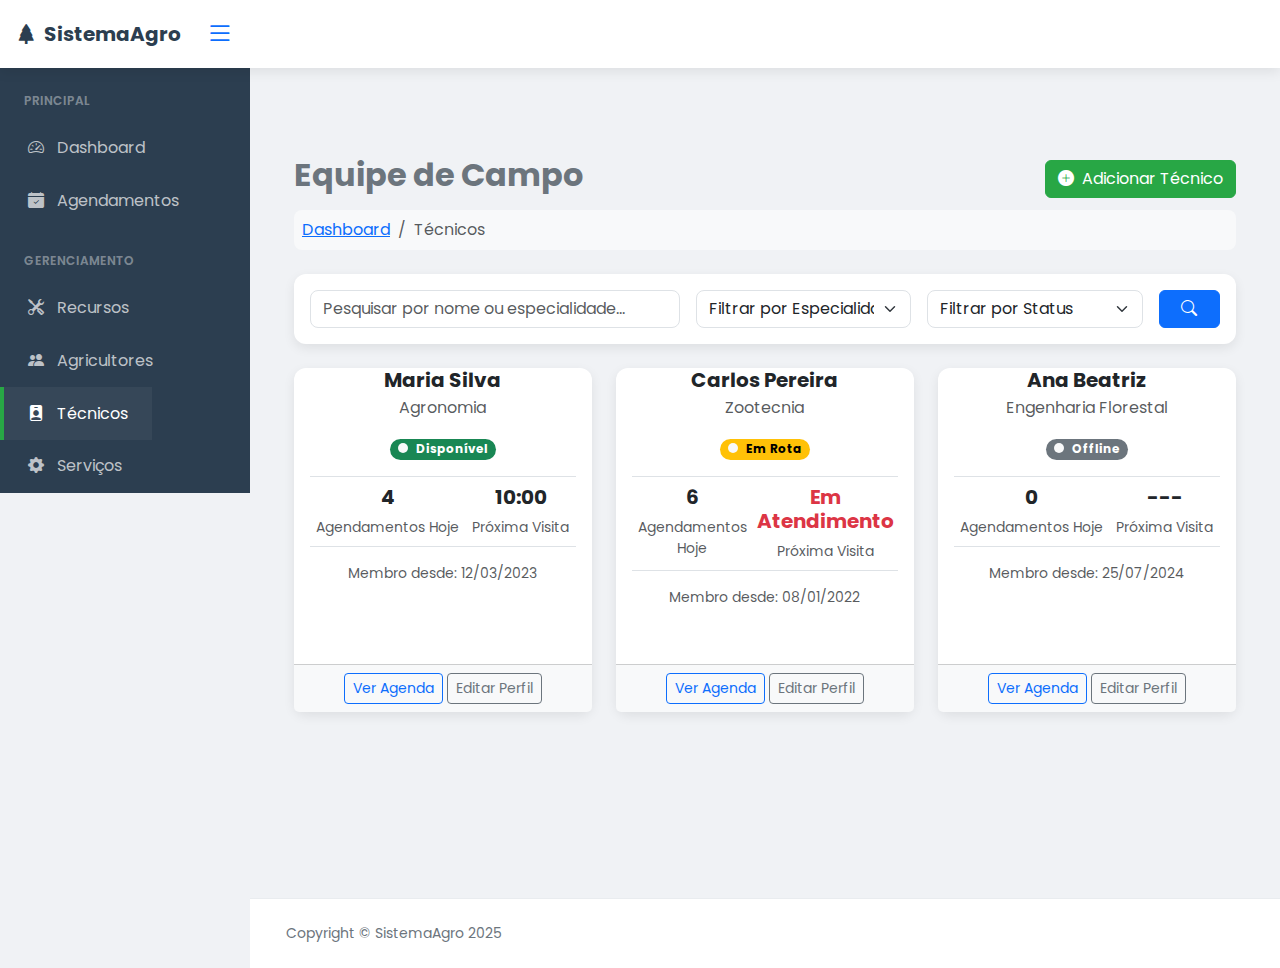
<file: sistemaagrofrontend/tecnicos.html>
<!DOCTYPE html>
<html lang="pt-BR">

<head>
    <meta charset="utf-8" />
    <meta name="viewport" content="width=device-width, initial-scale=1.0" />
    <title>SistemaAgro - Técnicos</title>
    <link href="https://cdn.jsdelivr.net/npm/bootstrap@5.2.3/dist/css/bootstrap.min.css" rel="stylesheet" />
    <link rel="stylesheet" href="https://cdn.jsdelivr.net/npm/bootstrap-icons@1.10.5/font/bootstrap-icons.css">
    <link rel="preconnect" href="https://fonts.googleapis.com">
    <link rel="preconnect" href="https://fonts.gstatic.com" crossorigin>
    <link href="https://fonts.googleapis.com/css2?family=Poppins:wght@300;400;500;600;700&display=swap" rel="stylesheet">

    <style>
        :root {
            --cor-primaria: #28a745; --cor-secundaria: #2c3e50; --cor-fundo: #f0f2f5;
            --cor-texto: #343a40; --cor-texto-claro: #6c757d; --raio-borda: 0.75rem;
            --sombra-padrao: 0 4px 12px rgba(0, 0, 0, 0.08); --sidenav-width: 250px;
        }
        body { background-color: var(--cor-fundo); font-family: 'Poppins', sans-serif; }
        
        /* Layout Sidenav */
        #layoutSidenav { display: flex; }
        #layoutSidenav_nav { width: var(--sidenav-width); flex-shrink: 0; }
        #layoutSidenav_content { flex-grow: 1; min-width: 0; display: flex; flex-direction: column; min-height: 100vh;}
        .sb-nav-fixed #layoutSidenav_content { padding-top: 56px; }
        @media (min-width: 992px) {
            .sb-sidenav-toggled #layoutSidenav_nav { display: none; }
            .sb-sidenav-toggled #layoutSidenav_content { margin-left: calc(-1 * var(--sidenav-width));}
        }
        
        .sb-topnav { background-color: #fff; box-shadow: var(--sombra-padrao); z-index: 1039; }
        .sb-sidenav-dark { background-color: var(--cor-secundaria); }
        .sb-sidenav-dark .nav-link { color: rgba(255, 255, 255, 0.7); border-left: 4px solid transparent; transition: all 0.2s ease; padding: 0.9rem 1.5rem;}
        .sb-sidenav-dark .nav-link.active { color: #fff; background: rgba(255,255,255,0.05); border-left-color: var(--cor-primaria); }
        .sb-sidenav-dark .nav-link:hover { color: #fff; background: rgba(255,255,255,0.1); }
        .sb-sidenav-dark .sb-sidenav-menu-heading { color: rgba(255, 255, 255, 0.4); font-size: 0.75rem; font-weight: 600; text-transform: uppercase; padding: 1.5rem 1.5rem 0.75rem;}
        .sb-sidenav-dark .nav .nav-link .bi { margin-right: 0.8rem; }
        
        main { flex-grow: 1; padding: 2rem; }
        .card { border: none; border-radius: var(--raio-borda); box-shadow: var(--sombra-padrao); margin-bottom: 1.5rem; }
        .card-header { background-color: #fff; font-weight: 600; color: var(--cor-secundaria); border-bottom: 1px solid #eef0f2; }
        .form-control, .form-select { border-radius: 0.5rem; }
        .form-control:focus, .form-select:focus { border-color: var(--cor-primaria); box-shadow: 0 0 0 0.2rem rgba(40, 167, 69, 0.25); }
        .btn-success { background-color: var(--cor-primaria); border-color: var(--cor-primaria); }
        .btn-success:hover { background-color: #218838; border-color: #1e7e34; }
        .footer { background-color: #ffffff; color: var(--cor-texto-claro); padding: 1.5rem; border-top: 1px solid #e9ecef; }

        /* Estilos específicos para os Cards de Técnico */
        .technician-card .card-body { text-align: center; }
        .technician-card .avatar {
            width: 90px;
            height: 90px;
            border-radius: 50%;
            object-fit: cover;
            margin-top: -60px; /* Puxa o avatar para cima */
            border: 4px solid #fff;
            box-shadow: 0 4px 10px rgba(0,0,0,0.15);
        }
        .technician-card .card-footer { background-color: #f8f9fa; }
        .status-dot { width: 10px; height: 10px; border-radius: 50%; display: inline-block; margin-right: 0.5rem; }
    </style>
</head>

<body class="sb-nav-fixed">
    <nav class="sb-topnav navbar navbar-expand navbar-light">
        <a class="navbar-brand ps-3 fw-bold" href="index.html" style="color: var(--cor-secundaria);"><i class="bi bi-tree-fill me-2"></i>SistemaAgro</a>
        <button class="btn btn-link btn-sm order-1 order-lg-0 me-4 me-lg-0" id="sidebarToggle" href="#!"><i class="bi bi-list fs-3"></i></button>
    </nav>

    <div id="layoutSidenav">
        <div id="layoutSidenav_nav">
            <nav class="sb-sidenav accordion sb-sidenav-dark" id="sidenavAccordion">
                <div class="sb-sidenav-menu">
                    <div class="nav">
                        <div class="sb-sidenav-menu-heading">Principal</div>
                        <a class="nav-link" href="index.html"><i class="bi bi-speedometer2"></i>Dashboard</a>
                        <a class="nav-link" href="agendamento.html"><i class="bi bi-calendar-check-fill"></i>Agendamentos</a>
                        
                        <div class="sb-sidenav-menu-heading">Gerenciamento</div>
                        <a class="nav-link" href="#"><i class="bi bi-tools"></i>Recursos</a>
                        <a class="nav-link" href="agricultores.html"><i class="bi bi-people-fill"></i>Agricultores</a>
                        <a class="nav-link active" href="tecnicos.html"><i class="bi bi-person-badge-fill"></i>Técnicos</a>
                        <a class="nav-link" href="servico.html"><i class="bi bi-gear-fill"></i>Serviços</a>
                    </div>
                </div>
            </nav>
        </div>
        <div id="layoutSidenav_content">
            <main>
                <div class="container-fluid">
                    <div class="d-flex justify-content-between align-items-center">
                        <h1 class="h2 text-secondary fw-bold">Equipe de Campo</h1>
                        <button class="btn btn-success" data-bs-toggle="modal" data-bs-target="#novoTecnicoModal">
                            <i class="bi bi-plus-circle-fill me-2"></i>Adicionar Técnico
                        </button>
                    </div>
                    <ol class="breadcrumb mt-2 mb-4 bg-light p-2 rounded-3">
                        <li class="breadcrumb-item"><a href="index.html">Dashboard</a></li>
                        <li class="breadcrumb-item active">Técnicos</li>
                    </ol>

                    <div class="card mb-4">
                        <div class="card-body">
                            <form class="row g-3 align-items-center">
                                <div class="col-lg-5">
                                    <input type="text" class="form-control" placeholder="Pesquisar por nome ou especialidade...">
                                </div>
                                <div class="col-lg-3">
                                    <select class="form-select">
                                        <option selected>Filtrar por Especialidade</option>
                                        <option>Agronomia</option>
                                        <option>Zootecnia</option>
                                        <option>Engenharia Florestal</option>
                                    </select>
                                </div>
                                <div class="col-lg-3">
                                    <select class="form-select">
                                        <option selected>Filtrar por Status</option>
                                        <option>Disponível</option>
                                        <option>Em Rota</option>
                                        <option>Offline</option>
                                    </select>
                                </div>
                                <div class="col-lg-1 d-grid">
                                    <button type="submit" class="btn btn-primary"><i class="bi bi-search"></i></button>
                                </div>
                            </form>
                        </div>
                    </div>
                    
                    <div class="row row-cols-1 row-cols-md-2 row-cols-xl-3 g-4">
                        
                        <div class="col">
                            <div class="card technician-card h-100">
                                <div class="card-body pt-0">
                                    
                                    <h5 class="card-title fw-bold mb-1">Maria Silva</h5>
                                    <p class="text-muted">Agronomia</p>
                                    <span class="badge rounded-pill text-bg-success mb-3"><span class="status-dot bg-light"></span>Disponível</span>
                                    <div class="d-flex justify-content-around text-center border-top border-bottom py-2 mb-3">
                                        <div>
                                            <div class="fw-bold h5">4</div>
                                            <div class="text-muted small">Agendamentos Hoje</div>
                                        </div>
                                        <div>
                                            <div class="fw-bold h5">10:00</div>
                                            <div class="text-muted small">Próxima Visita</div>
                                        </div>
                                    </div>
                                    <p class="small text-muted">Membro desde: 12/03/2023</p>
                                </div>
                                <div class="card-footer text-center">
                                    <a href="#" class="btn btn-outline-primary btn-sm">Ver Agenda</a>
                                    <a href="#" class="btn btn-outline-secondary btn-sm">Editar Perfil</a>
                                </div>
                            </div>
                        </div>

                        <div class="col">
                            <div class="card technician-card h-100">
                                <div class="card-body pt-0">
                                    
                                    <h5 class="card-title fw-bold mb-1">Carlos Pereira</h5>
                                    <p class="text-muted">Zootecnia</p>
                                    <span class="badge rounded-pill text-bg-warning mb-3"><span class="status-dot bg-light"></span>Em Rota</span>
                                    <div class="d-flex justify-content-around text-center border-top border-bottom py-2 mb-3">
                                        <div>
                                            <div class="fw-bold h5">6</div>
                                            <div class="text-muted small">Agendamentos Hoje</div>
                                        </div>
                                        <div>
                                            <div class="fw-bold h5 text-danger">Em Atendimento</div>
                                            <div class="text-muted small">Próxima Visita</div>
                                        </div>
                                    </div>
                                    <p class="small text-muted">Membro desde: 08/01/2022</p>
                                </div>
                                <div class="card-footer text-center">
                                    <a href="#" class="btn btn-outline-primary btn-sm">Ver Agenda</a>
                                    <a href="#" class="btn btn-outline-secondary btn-sm">Editar Perfil</a>
                                </div>
                            </div>
                        </div>

                        <div class="col">
                            <div class="card technician-card h-100">
                                <div class="card-body pt-0">
                                    
                                    <h5 class="card-title fw-bold mb-1">Ana Beatriz</h5>
                                    <p class="text-muted">Engenharia Florestal</p>
                                    <span class="badge rounded-pill text-bg-secondary mb-3"><span class="status-dot bg-light"></span>Offline</span>
                                    <div class="d-flex justify-content-around text-center border-top border-bottom py-2 mb-3">
                                        <div>
                                            <div class="fw-bold h5">0</div>
                                            <div class="text-muted small">Agendamentos Hoje</div>
                                        </div>
                                        <div>
                                            <div class="fw-bold h5">---</div>
                                            <div class="text-muted small">Próxima Visita</div>
                                        </div>
                                    </div>
                                    <p class="small text-muted">Membro desde: 25/07/2024</p>
                                </div>
                                <div class="card-footer text-center">
                                    <a href="#" class="btn btn-outline-primary btn-sm">Ver Agenda</a>
                                    <a href="#" class="btn btn-outline-secondary btn-sm">Editar Perfil</a>
                                </div>
                            </div>
                        </div>

                    </div>
                </div>
            </main>
            <footer class="footer mt-auto">
                <div class="container-fluid"><div class="d-flex align-items-center justify-content-between small"><div>Copyright &copy; SistemaAgro 2025</div></div></div>
            </footer>
        </div>
    </div>

    <div class="modal fade" id="novoTecnicoModal" tabindex="-1" aria-hidden="true">
        <div class="modal-dialog modal-lg modal-dialog-centered">
            <div class="modal-content" style="border-radius: var(--raio-borda);">
                <div class="modal-header">
                    <h5 class="modal-title"><i class="bi bi-person-plus-fill me-2"></i>Cadastrar Novo Técnico</h5>
                    <button type="button" class="btn-close" data-bs-dismiss="modal" aria-label="Close"></button>
                </div>
                <div class="modal-body">
                    <form>
                        <div class="row">
                            <div class="col-md-12 mb-3"><label class="form-label">Nome Completo</label><input type="text" class="form-control" required></div>
                            <div class="col-md-6 mb-3"><label class="form-label">CPF</label><input type="text" class="form-control" placeholder="000.000.000-00" required></div>
                            <div class="col-md-6 mb-3"><label class="form-label">Telefone</label><input type="text" class="form-control" placeholder="(00) 90000-0000"></div>
                            <div class="col-md-7 mb-3"><label class="form-label">E-mail</label><input type="email" class="form-control" required></div>
                            <div class="col-md-5 mb-3"><label class="form-label">Especialidade</label><input type="text" class="form-control" placeholder="Agronomia"></div>
                        </div>
                    </form>
                </div>
                <div class="modal-footer">
                    <button type="button" class="btn btn-secondary" data-bs-dismiss="modal">Cancelar</button>
                    <button type="submit" class="btn btn-success"><i class="bi bi-check-circle-fill me-2"></i>Salvar Cadastro</button>
                </div>
            </div>
        </div>
    </div>

    <script src="https://cdn.jsdelivr.net/npm/bootstrap@5.2.3/dist/js/bootstrap.bundle.min.js"></script>
    <script>
        window.addEventListener('DOMContentLoaded', event => {
            const sidebarToggle = document.body.querySelector('#sidebarToggle');
            if (sidebarToggle) {
                sidebarToggle.addEventListener('click', event => {
                    event.preventDefault();
                    document.body.classList.toggle('sb-sidenav-toggled');
                });
            }
        });
    </script>
</body>
</html>
</file>
